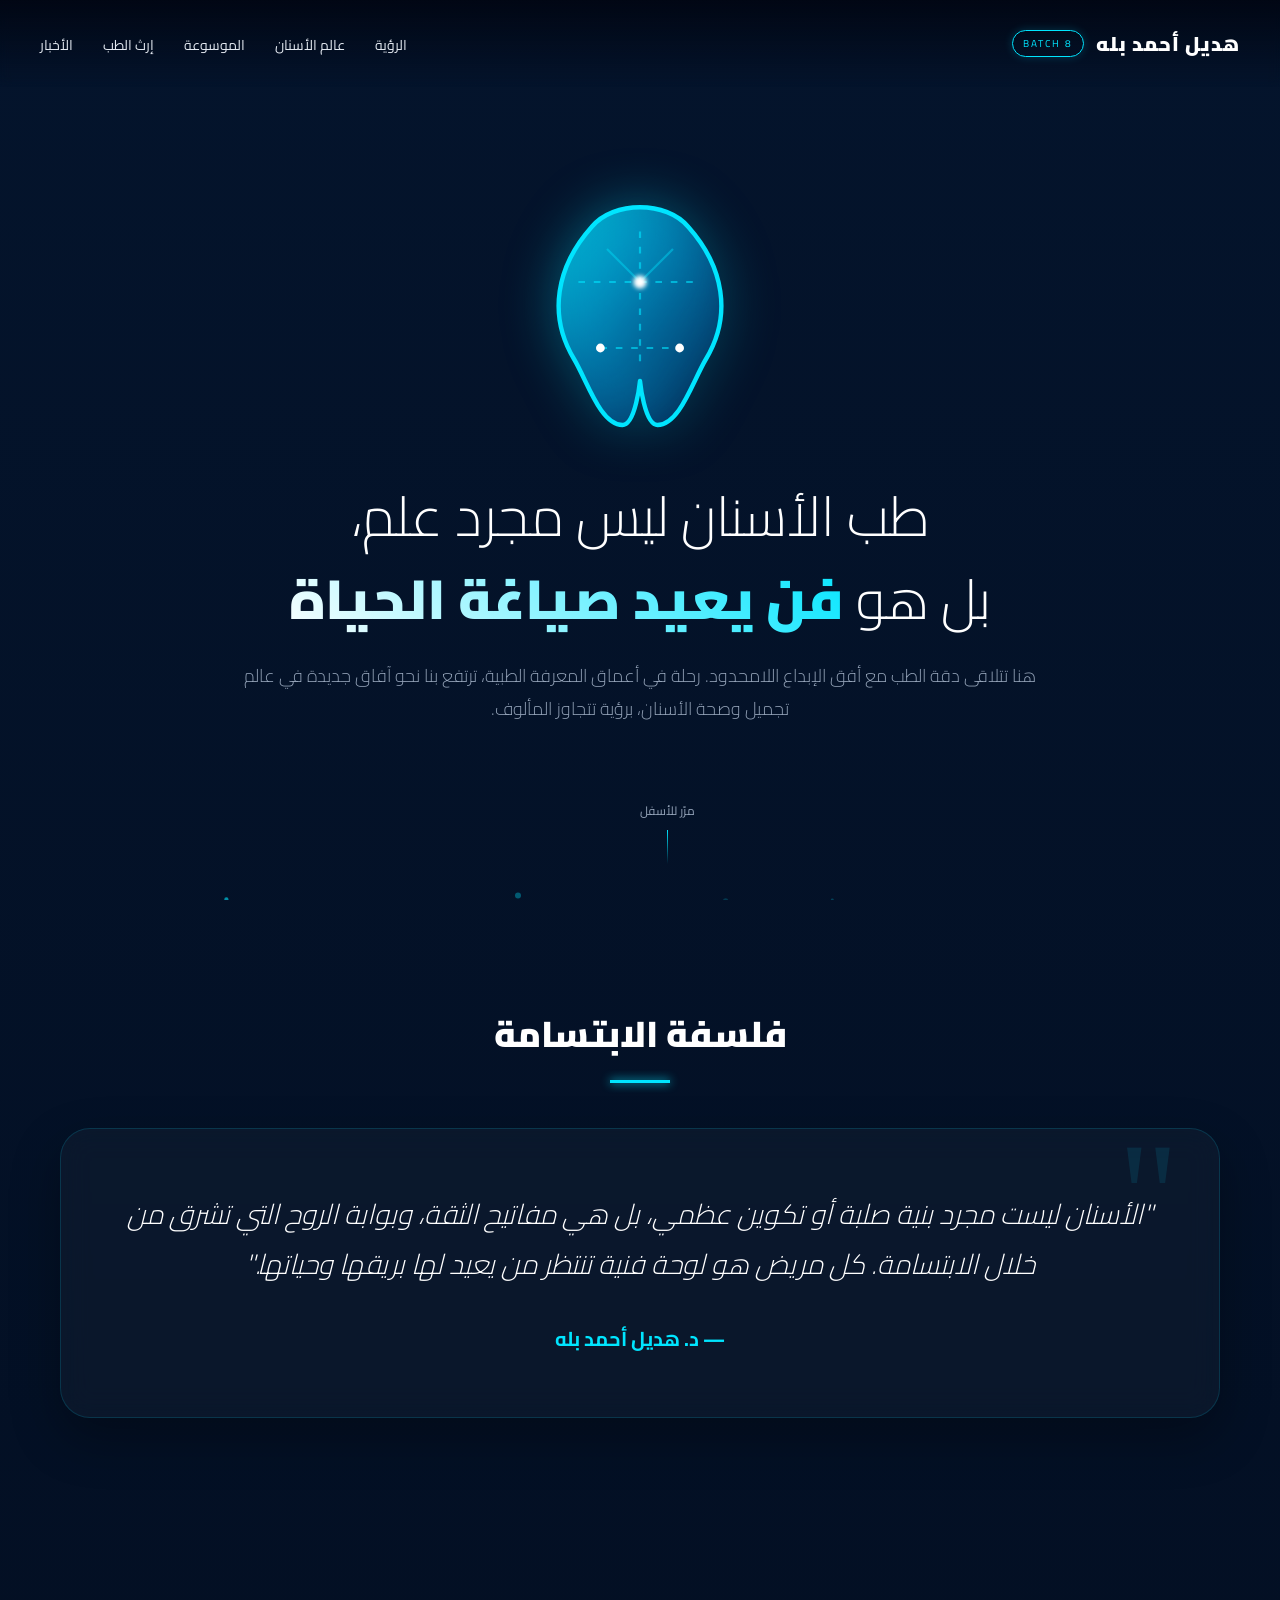
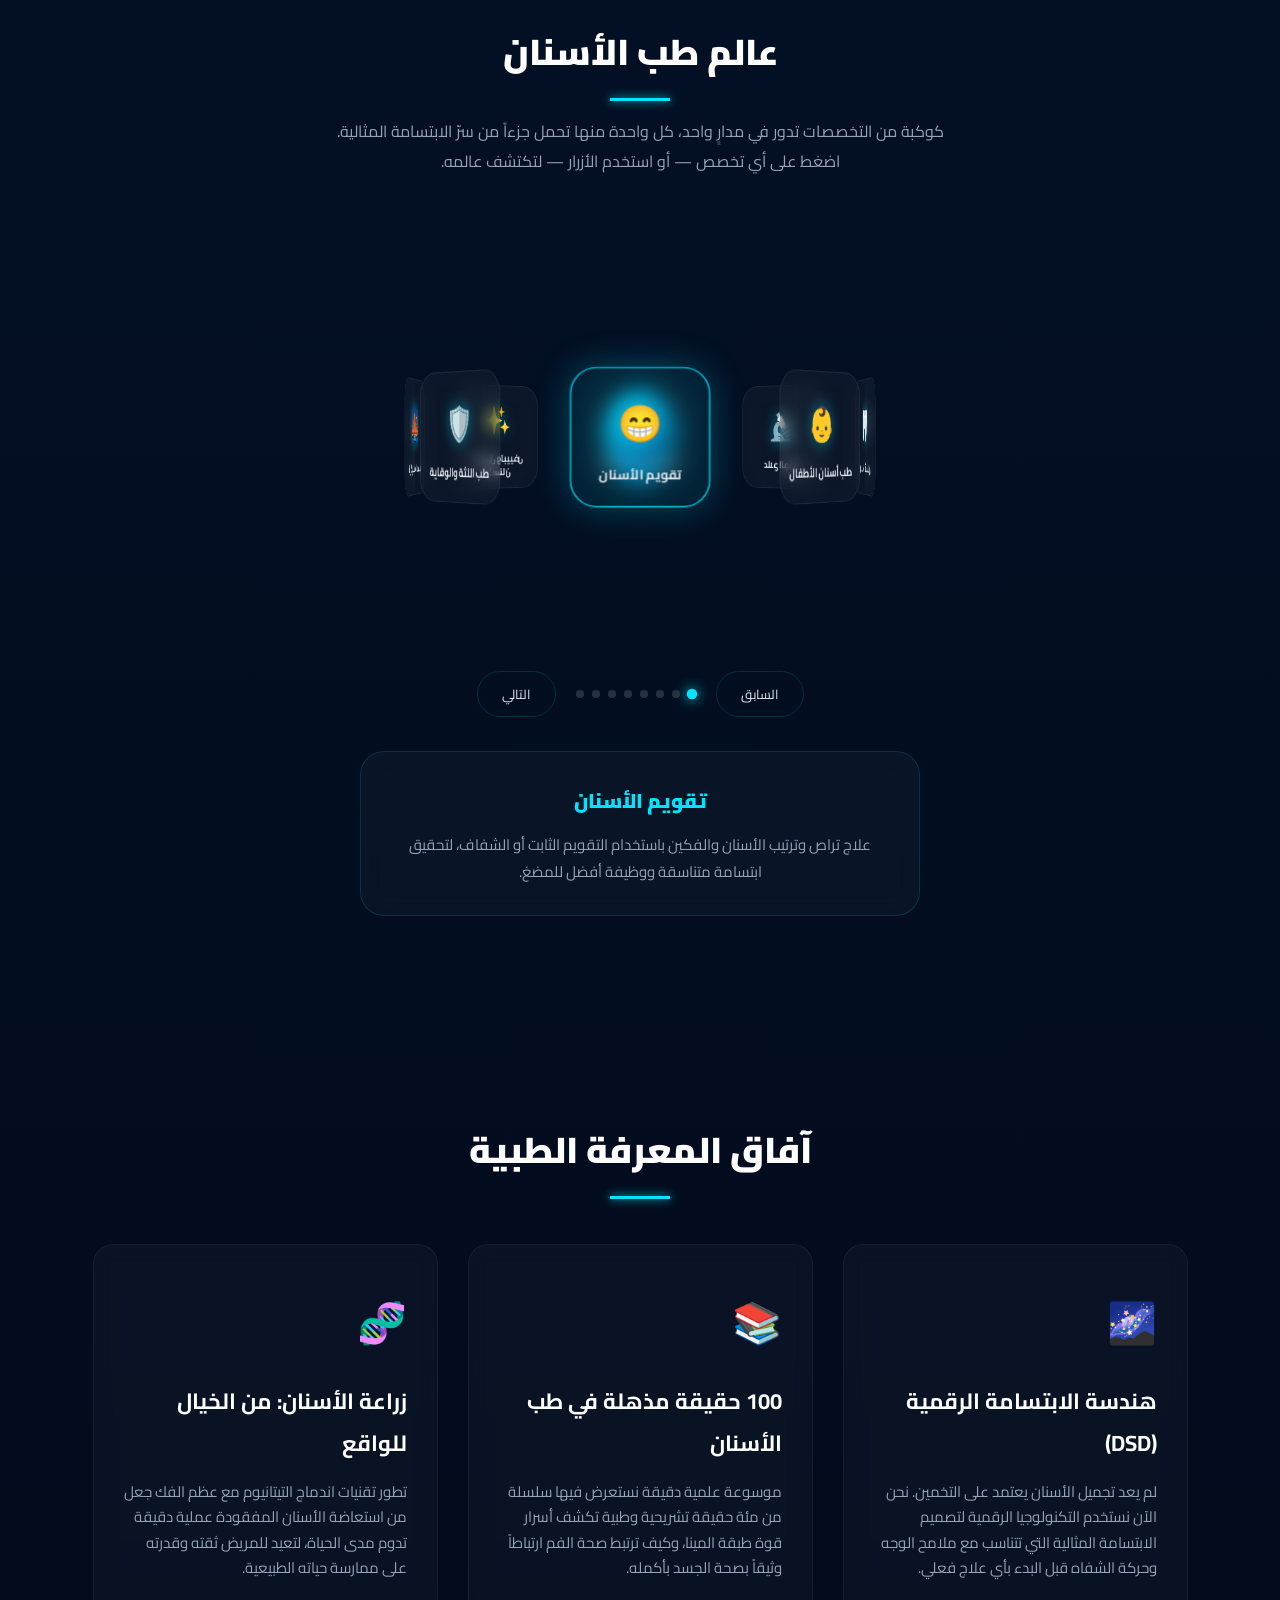
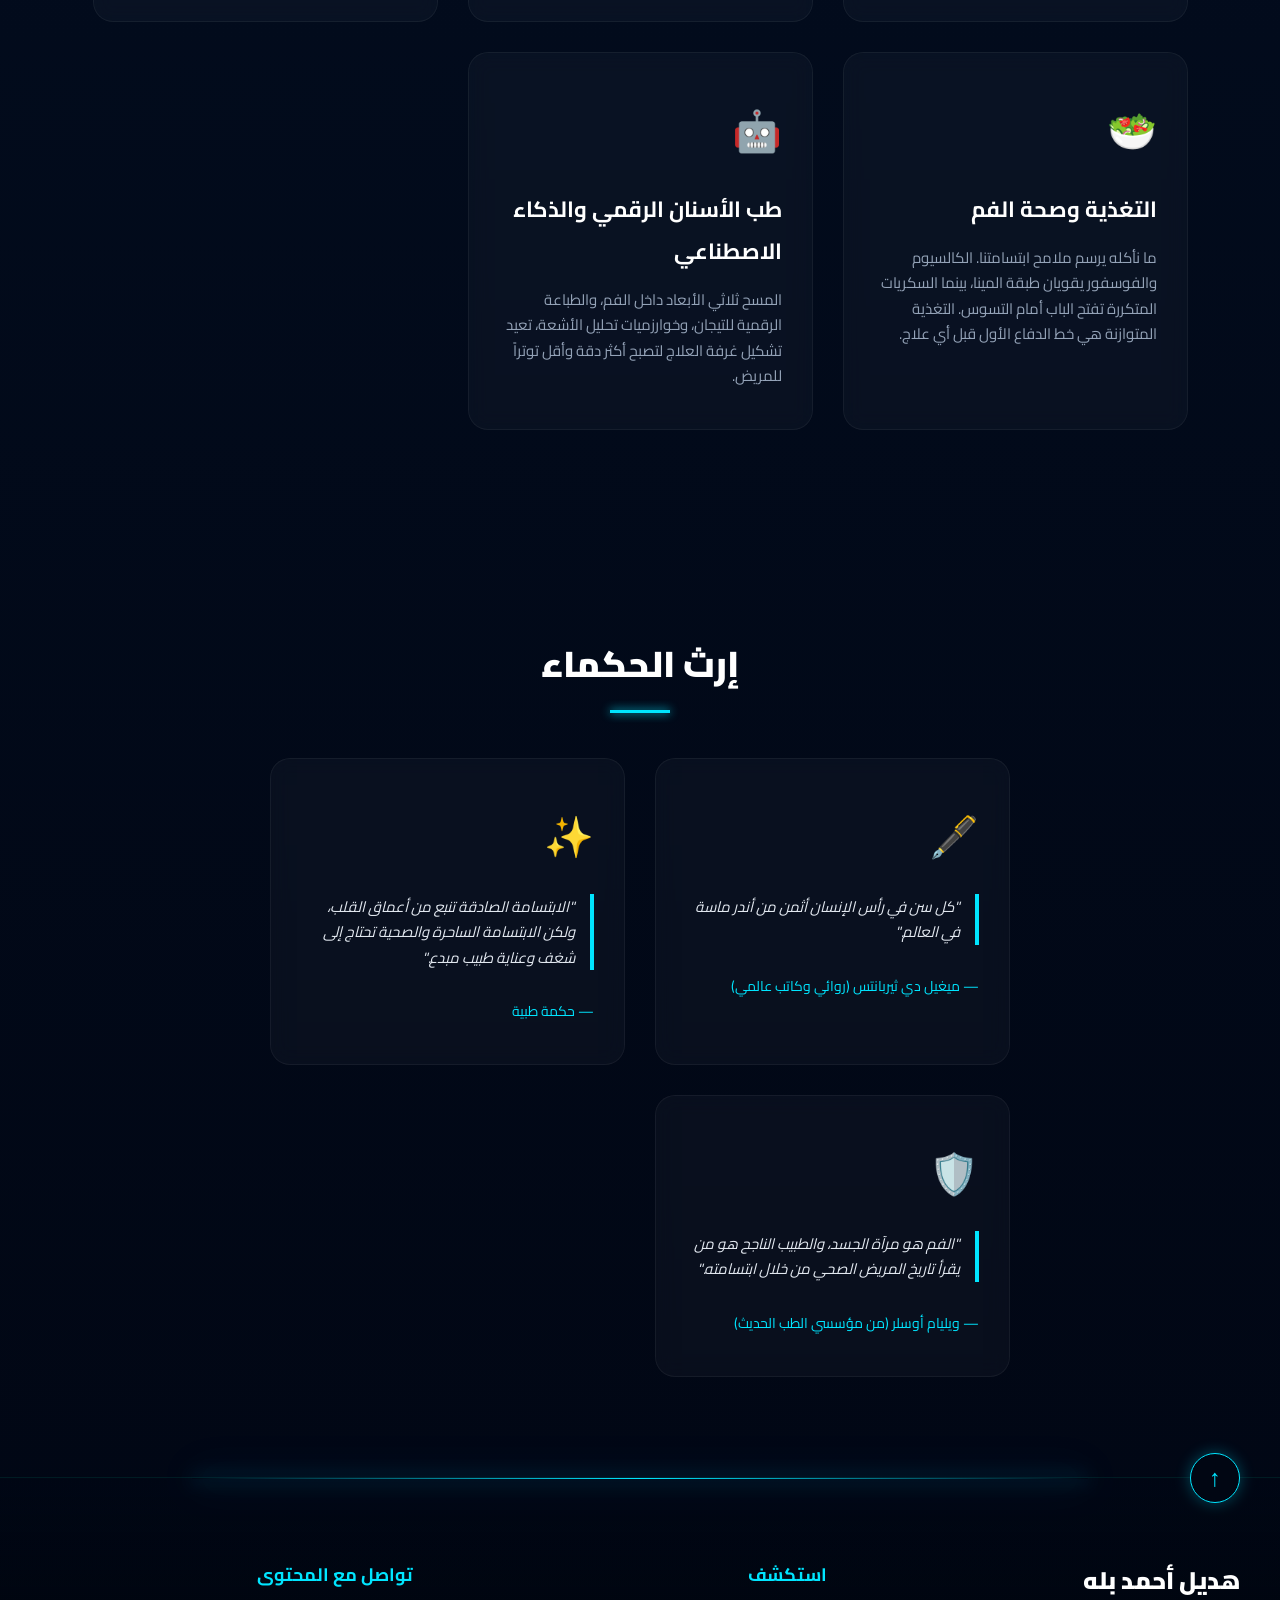
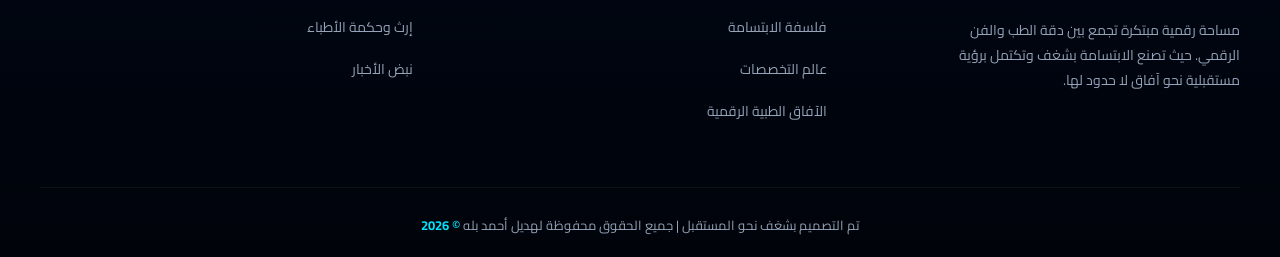
<file: index.html>
<!DOCTYPE html>
<html lang="ar" dir="rtl">
<head>
    <meta charset="UTF-8">
    <meta name="viewport" content="width=device-width, initial-scale=1.0">
    <title>مؤسسة هديل أحمد بله | Batch 8</title>
    <meta name="description" content="مؤسسة هديل أحمد بله — رحلة رقمية تفاعلية في عالم طب الأسنان، تجمع بين المعرفة الطبية الموثوقة وتصميم هولوغرامي مستقبلي يحتفي بفن الابتسامة.">
    <meta property="og:title" content="مؤسسة هديل أحمد بله | طب الأسنان">
    <meta property="og:description" content="رحلة رقمية تفاعلية في عالم طب الأسنان، بروح هولوغرامية مستقبلية.">
    <meta property="og:type" content="website">
    <link rel="icon" type="image/svg+xml" href="favicon.svg">
    <link href="https://fonts.googleapis.com/css2?family=Cairo:wght@300;400;700;900&display=swap" rel="stylesheet">
    <link rel="stylesheet" href="style.css">

    <style>
        /* ---------------- الواجهة الرئيسية ---------------- */
        .hero {
            height: 100vh;
            display: flex;
            flex-direction: column;
            justify-content: center;
            align-items: center;
            text-align: center;
            position: relative;
            padding: 0 20px;
        }

        .digital-tooth-container {
            position: relative;
            width: 220px;
            height: 280px;
            margin-bottom: 20px;
            opacity: 0;
            transform: translateY(150px);
            animation: riseFromTheDeep 3s cubic-bezier(0.2, 0.8, 0.2, 1) forwards 0.5s, floatSoftly 6s ease-in-out infinite 3.5s;
            cursor: pointer;
            perspective: 1000px;
        }

        .tooth-svg {
            width: 100%;
            height: 100%;
            filter: drop-shadow(0 0 25px rgba(0, 229, 255, 0.5));
            transition: transform 0.5s cubic-bezier(0.175, 0.885, 0.32, 1.275), filter 0.5s ease;
        }

        .digital-tooth-container:hover .tooth-svg {
            filter: drop-shadow(0 0 50px rgba(0, 229, 255, 0.9));
            transform: scale(1.05);
        }

        .hero-content {
            max-width: 800px;
            opacity: 0;
            transform: translateY(30px);
            animation: fadeInUp 2s ease forwards 1.5s;
            z-index: 10;
        }

        .hero-content h1 {
            font-size: clamp(32px, 5vw, 55px);
            font-weight: 300;
            line-height: 1.5;
            margin-bottom: 20px;
            color: #fff;
        }

        .hero-content h1 strong {
            font-weight: 900;
            background: linear-gradient(45deg, #fff, var(--primary-glow));
            -webkit-background-clip: text;
            -webkit-text-fill-color: transparent;
        }

        .hero-content p {
            font-size: 18px;
            color: var(--text-muted);
            line-height: 1.8;
            font-weight: 300;
        }

        .scroll-cue {
            position: absolute;
            bottom: 36px;
            left: 50%;
            transform: translateX(-50%);
            display: flex;
            flex-direction: column;
            align-items: center;
            gap: 8px;
            color: var(--text-muted);
            font-size: 12px;
            opacity: 0;
            animation: fadeInUp 2s ease forwards 2.3s;
        }
        .scroll-cue span.line {
            width: 1px;
            height: 34px;
            background: linear-gradient(to bottom, var(--primary-glow), transparent);
            animation: scrollLine 2s ease-in-out infinite;
        }
        @keyframes scrollLine {
            0% { transform: scaleY(0); transform-origin: top; }
            50% { transform: scaleY(1); transform-origin: top; }
            51% { transform-origin: bottom; }
            100% { transform: scaleY(0); transform-origin: bottom; }
        }

        /* قسم رؤية هديل */
        .vision-box {
            background: var(--glass-bg);
            backdrop-filter: blur(15px);
            border: 1px solid var(--glass-border);
            border-radius: 30px;
            padding: 60px 40px;
            text-align: center;
            box-shadow: 0 20px 50px rgba(0,0,0,0.3);
            position: relative;
            overflow: hidden;
        }

        .vision-box::before {
            content: '"';
            position: absolute;
            top: -20px;
            right: 40px;
            font-size: 150px;
            color: rgba(0, 229, 255, 0.1);
            font-family: serif;
        }

        .vision-text {
            font-size: 28px;
            line-height: 1.8;
            color: #fff;
            font-weight: 300;
            font-style: italic;
            margin-bottom: 30px;
        }

        .vision-author {
            font-size: 20px;
            color: var(--primary-glow);
            font-weight: 700;
        }

        /* الحركات الانتقالية */
        @keyframes riseFromTheDeep {
            0% { opacity: 0; transform: translateY(150px) scale(0.8); filter: blur(10px); }
            100% { opacity: 1; transform: translateY(0) scale(1); filter: blur(0); }
        }

        @keyframes floatSoftly {
            0%, 100% { transform: translateY(0); }
            50% { transform: translateY(-25px); }
        }

        /* ================= عالم طب الأسنان — القسم المداري ثلاثي الأبعاد ================= */
        .world-intro {
            text-align: center;
            max-width: 640px;
            margin: -30px auto 0;
            color: var(--text-muted);
            font-size: 16px;
            line-height: 1.9;
        }

        .orbit-wrap {
            display: flex;
            flex-direction: column;
            align-items: center;
            gap: 34px;
            margin-top: 60px;
        }

        .orbit-scene {
            width: 100%;
            max-width: 560px;
            height: 400px;
            position: relative;
            perspective: 1300px;
            transform-style: preserve-3d;
        }

        .orbit-hub {
            position: absolute;
            top: 50%;
            left: 50%;
            width: 92px;
            height: 110px;
            transform: translate(-50%, -50%);
            animation: hubPulse 4s ease-in-out infinite;
        }

        .hub-svg { width: 100%; height: 100%; filter: drop-shadow(0 0 18px rgba(0, 229, 255, 0.55)); }

        @keyframes hubPulse {
            0%, 100% { filter: drop-shadow(0 0 14px rgba(0,229,255,.5)); }
            50% { filter: drop-shadow(0 0 30px rgba(0,229,255,.9)); }
        }

        .orbit-ring {
            position: absolute;
            top: 50%;
            left: 50%;
            width: 0;
            height: 0;
            transform-style: preserve-3d;
            transform: rotateY(0deg);
            transition: transform 1s cubic-bezier(0.22, 1, 0.36, 1);
            --radius: 225px;
        }

        .orbit-item {
            position: absolute;
            top: 50%;
            left: 50%;
            width: 116px;
            height: 116px;
            transform: translate(-50%, -50%) rotateY(calc(45deg * var(--i))) translateZ(var(--radius));
            display: flex;
            flex-direction: column;
            align-items: center;
            justify-content: center;
            gap: 8px;
            background: var(--glass-bg);
            border: 1px solid rgba(255, 255, 255, 0.08);
            border-radius: 22px;
            backdrop-filter: blur(8px);
            color: var(--text-light);
            padding: 10px;
            appearance: none;
            transition: border-color .35s ease, box-shadow .35s ease, background .35s ease;
        }

        .orbit-item .emoji {
            font-size: 30px;
            filter: drop-shadow(0 0 8px rgba(0, 229, 255, 0.45));
        }

        .orbit-item .label {
            font-size: 11px;
            font-weight: 700;
            text-align: center;
            line-height: 1.4;
        }

        .orbit-item:hover,
        .orbit-item:focus-visible,
        .orbit-item.is-active {
            border-color: var(--primary-glow);
            background: rgba(0, 229, 255, 0.09);
            box-shadow: 0 0 30px rgba(0, 229, 255, 0.3);
        }

        .orbit-controls {
            display: flex;
            align-items: center;
            gap: 20px;
        }

        .orbit-arrow {
            background: transparent;
            border: 1px solid var(--glass-border);
            color: var(--text-light);
            padding: 10px 24px;
            border-radius: 30px;
            font-size: 13px;
            transition: all .3s ease;
        }
        .orbit-arrow:hover, .orbit-arrow:focus-visible {
            border-color: var(--primary-glow);
            color: var(--primary-glow);
            box-shadow: 0 0 15px rgba(0,229,255,.25);
        }

        .orbit-dots { display: flex; gap: 8px; }
        .orbit-dot {
            width: 8px; height: 8px; border-radius: 50%;
            background: rgba(255,255,255,0.15);
            border: none; padding: 0;
            transition: all .3s ease;
        }
        .orbit-dot.is-active {
            background: var(--primary-glow);
            box-shadow: 0 0 10px var(--primary-glow);
            transform: scale(1.3);
        }

        .orbit-panel {
            text-align: center;
            max-width: 560px;
            width: 100%;
            background: var(--glass-bg);
            border: 1px solid var(--glass-border);
            border-radius: 24px;
            padding: 30px 35px;
            backdrop-filter: blur(12px);
            min-height: 118px;
        }

        .orbit-panel-title {
            color: var(--primary-glow);
            font-size: 20px;
            margin-bottom: 12px;
            font-weight: 900;
        }

        .orbit-panel-desc {
            color: var(--text-muted);
            font-size: 15px;
            line-height: 1.8;
        }

        @media (max-width: 768px) {
            .digital-tooth-container { width: 150px; height: 200px; }
            .vision-text { font-size: 22px; }

            .orbit-scene { height: 300px; }
            .orbit-ring { --radius: 118px; }
            .orbit-item { width: 82px; height: 82px; border-radius: 16px; gap: 4px; }
            .orbit-item .emoji { font-size: 22px; }
            .orbit-item .label { font-size: 8.5px; }
            .orbit-hub { width: 62px; height: 74px; }
            .orbit-panel { padding: 24px 22px; }
        }
    </style>
</head>
<body>

    <canvas id="magicCanvas"></canvas>

    <!-- شريط التنقل -->
    <header>
        <a href="#top" class="brand">
            <h2>هديل أحمد بله</h2>
            <span class="batch">Batch 8</span>
        </a>
        <ul class="nav-links">
            <li><a href="#vision">الرؤية</a></li>
            <li><a href="#world">عالم الأسنان</a></li>
            <li><a href="#insights">الموسوعة</a></li>
            <li><a href="#quotes">إرث الطب</a></li>
            <li><a href="news.html">الأخبار</a></li>
        </ul>
    </header>

    <!-- واجهة التحليق الرئيسية -->
    <section class="hero" id="top">
        <!-- السن الرقمي التفاعلي المطور (Hologram Molar) -->
        <div class="digital-tooth-container elements-3d">
            <svg class="tooth-svg" viewBox="0 0 100 120" fill="none" xmlns="http://www.w3.org/2000/svg">
                <defs>
                    <linearGradient id="glowGrad" x1="0%" y1="0%" x2="100%" y2="100%">
                        <stop offset="0%" stop-color="#00e5ff" stop-opacity="0.8" />
                        <stop offset="100%" stop-color="#0077ff" stop-opacity="0.1" />
                    </linearGradient>
                </defs>
                <path d="M28 20 C38 8, 62 8, 72 20 C88 38, 92 60, 80 80 C74 90, 68 110, 58 110 C52 110, 50 90, 50 90 C50 90, 48 110, 42 110 C32 110, 26 90, 20 80 C8 60, 12 38, 28 20 Z" 
                      fill="url(#glowGrad)" stroke="#00e5ff" stroke-width="2" stroke-linecap="round" stroke-linejoin="round"/>
                <path d="M50 22 L50 85 M22 45 L78 45 M32 75 L68 75" stroke="rgba(0, 229, 255, 0.6)" stroke-width="1" stroke-dasharray="3 4"/>
                <path d="M35 30 L50 45 L65 30" stroke="rgba(0, 229, 255, 0.4)" stroke-width="1"/>
                <circle cx="50" cy="45" r="3" fill="#fff" filter="blur(1px)"/>
                <circle cx="32" cy="75" r="2" fill="#fff"/>
                <circle cx="68" cy="75" r="2" fill="#fff"/>
            </svg>
        </div>

        <div class="hero-content">
            <h1>طب الأسنان ليس مجرد علم،<br>بل هو <strong>فن يعيد صياغة الحياة</strong></h1>
            <p>هنا تتلاقى دقة الطب مع أفق الإبداع اللامحدود. رحلة في أعماق المعرفة الطبية، ترتفع بنا نحو آفاق جديدة في عالم تجميل وصحة الأسنان، برؤية تتجاوز المألوف.</p>
        </div>

        <div class="scroll-cue" aria-hidden="true">
            <span>مرّر للأسفل</span>
            <span class="line"></span>
        </div>
    </section>

    <!-- قسم رؤية هديل -->
    <section id="vision" class="content-section reveal">
        <h2 class="section-title">فلسفة الابتسامة</h2>
        <div class="vision-box">
            <p class="vision-text">"الأسنان ليست مجرد بنية صلبة أو تكوين عظمي، بل هي مفاتيح الثقة، وبوابة الروح التي تشرق من خلال الابتسامة. كل مريض هو لوحة فنية تنتظر من يعيد لها بريقها وحياتها."</p>
            <p class="vision-author">— د. هديل أحمد بله</p>
        </div>
    </section>

    <!-- قسم عالم طب الأسنان (مدار ثلاثي الأبعاد) -->
    <section id="world" class="content-section reveal">
        <h2 class="section-title">عالم طب الأسنان</h2>
        <p class="world-intro">كوكبة من التخصصات تدور في مدارٍ واحد، كل واحدة منها تحمل جزءاً من سرّ الابتسامة المثالية. اضغط على أي تخصص — أو استخدم الأزرار — لتكتشف عالمه.</p>

        <div class="orbit-wrap">
            <div class="orbit-scene">
                <div class="orbit-hub" aria-hidden="true">
                    <svg viewBox="0 0 100 120" class="hub-svg" xmlns="http://www.w3.org/2000/svg">
                        <defs>
                            <linearGradient id="hubGrad" x1="0%" y1="0%" x2="100%" y2="100%">
                                <stop offset="0%" stop-color="#00e5ff" stop-opacity="0.9"/>
                                <stop offset="100%" stop-color="#0077ff" stop-opacity="0.15"/>
                            </linearGradient>
                        </defs>
                        <path d="M28 20 C38 8, 62 8, 72 20 C88 38, 92 60, 80 80 C74 90, 68 110, 58 110 C52 110, 50 90, 50 90 C50 90, 48 110, 42 110 C32 110, 26 90, 20 80 C8 60, 12 38, 28 20 Z"
                              fill="url(#hubGrad)" stroke="#00e5ff" stroke-width="2"/>
                    </svg>
                </div>

                <div class="orbit-ring" id="orbitRing">
                    <button type="button" class="orbit-item is-active" style="--i:0" data-title="تقويم الأسنان" data-desc="علاج تراص وترتيب الأسنان والفكين باستخدام التقويم الثابت أو الشفاف، لتحقيق ابتسامة متناسقة ووظيفة أفضل للمضغ.">
                        <span class="emoji">😁</span><span class="label">تقويم الأسنان</span>
                    </button>
                    <button type="button" class="orbit-item" style="--i:1" data-title="طب أسنان الأطفال" data-desc="رعاية متخصصة للأسنان اللبنية والدائمة لدى الأطفال، تجمع بين الوقاية والعلاج بأسلوب لطيف يبني علاقة إيجابية مع طبيب الأسنان.">
                        <span class="emoji">👶</span><span class="label">طب أسنان الأطفال</span>
                    </button>
                    <button type="button" class="orbit-item" style="--i:2" data-title="زراعة الأسنان" data-desc="تعويض الأسنان المفقودة بجذور تيتانيوم تندمج مع عظم الفك، لتُركّب عليها تيجان تحاكي الأسنان الطبيعية شكلاً ووظيفة.">
                        <span class="emoji">🦷</span><span class="label">زراعة الأسنان</span>
                    </button>
                    <button type="button" class="orbit-item" style="--i:3" data-title="علاج الجذور" data-desc="علاج التهابات وأمراض لُبّ السن للحفاظ على السن الطبيعي بدلاً من خلعه، من خلال تنظيف القنوات الجذرية وحشوها.">
                        <span class="emoji">🔬</span><span class="label">علاج الجذور</span>
                    </button>
                    <button type="button" class="orbit-item" style="--i:4" data-title="جراحة الفم والفكين" data-desc="التدخلات الجراحية المتعلقة بالفك والوجه والفم، من خلع الأسنان المعقد إلى تصحيح تشوهات الفكين.">
                        <span class="emoji">⚕️</span><span class="label">جراحة الفم والفكين</span>
                    </button>
                    <button type="button" class="orbit-item" style="--i:5" data-title="تجميل وتبييض الأسنان" data-desc="تحسين مظهر الابتسامة عبر التبييض والقشور الخزفية والتصميم الرقمي للابتسامة (DSD) بما يناسب ملامح الوجه.">
                        <span class="emoji">✨</span><span class="label">تجميل وتبييض الأسنان</span>
                    </button>
                    <button type="button" class="orbit-item" style="--i:6" data-title="التركيبات السنية" data-desc="تعويض الأسنان المفقودة أو التالفة بتيجان وجسور وأطقم متحركة أو ثابتة تعيد الوظيفة والجمال.">
                        <span class="emoji">🌉</span><span class="label">التركيبات السنية</span>
                    </button>
                    <button type="button" class="orbit-item" style="--i:7" data-title="طب اللثة والوقاية" data-desc="الحفاظ على صحة اللثة والأنسجة الداعمة للأسنان، ومنع تطور الأمراض عبر التنظيف الدوري والتوعية الوقائية.">
                        <span class="emoji">🛡️</span><span class="label">طب اللثة والوقاية</span>
                    </button>
                </div>
            </div>

            <div class="orbit-controls">
                <button type="button" class="orbit-arrow" id="orbitPrev">السابق</button>
                <div class="orbit-dots" id="orbitDots"></div>
                <button type="button" class="orbit-arrow" id="orbitNext">التالي</button>
            </div>

            <div class="orbit-panel">
                <h3 class="orbit-panel-title" id="orbitPanelTitle">تقويم الأسنان</h3>
                <p class="orbit-panel-desc" id="orbitPanelDesc">علاج تراص وترتيب الأسنان والفكين باستخدام التقويم الثابت أو الشفاف، لتحقيق ابتسامة متناسقة ووظيفة أفضل للمضغ.</p>
            </div>
        </div>
    </section>

    <!-- قسم المقالات والموسوعة الطبية -->
    <section id="insights" class="content-section reveal">
        <h2 class="section-title">آفاق المعرفة الطبية</h2>
        <div class="grid-container">

            <div class="glass-card">
                <div class="icon">🌌</div>
                <h3>هندسة الابتسامة الرقمية (DSD)</h3>
                <p>لم يعد تجميل الأسنان يعتمد على التخمين. نحن الآن نستخدم التكنولوجيا الرقمية لتصميم الابتسامة المثالية التي تتناسب مع ملامح الوجه وحركة الشفاه قبل البدء بأي علاج فعلي.</p>
            </div>

            <div class="glass-card">
                <div class="icon">📚</div>
                <h3>100 حقيقة مذهلة في طب الأسنان</h3>
                <p>موسوعة علمية دقيقة نستعرض فيها سلسلة من مئة حقيقة تشريحية وطبية تكشف أسرار قوة طبقة المينا، وكيف ترتبط صحة الفم ارتباطاً وثيقاً بصحة الجسد بأكمله.</p>
            </div>

            <div class="glass-card">
                <div class="icon">🧬</div>
                <h3>زراعة الأسنان: من الخيال للواقع</h3>
                <p>تطور تقنيات اندماج التيتانيوم مع عظم الفك جعل من استعاضة الأسنان المفقودة عملية دقيقة تدوم مدى الحياة، لتعيد للمريض ثقته وقدرته على ممارسة حياته الطبيعية.</p>
            </div>

            <div class="glass-card">
                <div class="icon">🥗</div>
                <h3>التغذية وصحة الفم</h3>
                <p>ما نأكله يرسم ملامح ابتسامتنا. الكالسيوم والفوسفور يقويان طبقة المينا، بينما السكريات المتكررة تفتح الباب أمام التسوس. التغذية المتوازنة هي خط الدفاع الأول قبل أي علاج.</p>
            </div>

            <div class="glass-card">
                <div class="icon">🤖</div>
                <h3>طب الأسنان الرقمي والذكاء الاصطناعي</h3>
                <p>المسح ثلاثي الأبعاد داخل الفم، والطباعة الرقمية للتيجان، وخوارزميات تحليل الأشعة، تعيد تشكيل غرفة العلاج لتصبح أكثر دقة وأقل توتراً للمريض.</p>
            </div>

        </div>
    </section>

    <!-- قسم الاقتباسات العالمية -->
    <section id="quotes" class="content-section reveal" style="padding-bottom: 100px;">
        <h2 class="section-title">إرث الحكماء</h2>
        <div class="grid-container">

            <div class="glass-card">
                <div class="icon">🖋️</div>
                <p class="global-quote">"كل سن في رأس الإنسان أثمن من أندر ماسة في العالم."</p>
                <br>
                <p style="color: var(--primary-glow); font-size: 14px;">— ميغيل دي ثيربانتس (روائي وكاتب عالمي)</p>
            </div>

            <div class="glass-card">
                <div class="icon">✨</div>
                <p class="global-quote">"الابتسامة الصادقة تنبع من أعماق القلب، ولكن الابتسامة الساحرة والصحية تحتاج إلى شغف وعناية طبيب مبدع."</p>
                <br>
                <p style="color: var(--primary-glow); font-size: 14px;">— حكمة طبية</p>
            </div>

            <div class="glass-card">
                <div class="icon">🛡️</div>
                <p class="global-quote">"الفم هو مرآة الجسد، والطبيب الناجح هو من يقرأ تاريخ المريض الصحي من خلال ابتسامته."</p>
                <br>
                <p style="color: var(--primary-glow); font-size: 14px;">— ويليام أوسلر (من مؤسسي الطب الحديث)</p>
            </div>

        </div>
    </section>

    <!-- الفوتر الفخم -->
    <footer class="lux-footer">
        <a href="#top" class="back-to-top" title="العودة للقمة">↑</a>

        <div class="footer-content">
            <div class="footer-brand">
                <h2>هديل أحمد بله</h2>
                <p>مساحة رقمية مبتكرة تجمع بين دقة الطب والفن الرقمي. حيث تصنع الابتسامة بشغف وتكتمل برؤية مستقبلية نحو آفاق لا حدود لها.</p>
            </div>

            <div class="footer-links">
                <h3>استكشف</h3>
                <ul>
                    <li><a href="#vision">فلسفة الابتسامة</a></li>
                    <li><a href="#world">عالم التخصصات</a></li>
                    <li><a href="#insights">الآفاق الطبية الرقمية</a></li>
                </ul>
            </div>

            <div class="footer-links">
                <h3>تواصل مع المحتوى</h3>
                <ul>
                    <li><a href="#quotes">إرث وحكمة الأطباء</a></li>
                    <li><a href="news.html">نبض الأخبار</a></li>
                </ul>
            </div>
        </div>

        <div class="footer-bottom">
            <p>تم التصميم بشغف نحو المستقبل | جميع الحقوق محفوظة لهديل أحمد بله <span>&copy; 2026</span></p>
        </div>
    </footer>

    <script src="shared.js"></script>
    <script>
        // التفاعل ثلاثي الأبعاد مع السن الرقمي في الواجهة الرئيسية
        (function () {
            var tooth = document.querySelector('.elements-3d');
            if (!tooth) return;
            var reduceMotion = window.matchMedia('(prefers-reduced-motion: reduce)').matches;
            if (reduceMotion) return;
            document.addEventListener('mousemove', function (e) {
                var xAxis = (window.innerWidth / 2 - e.pageX) / 40;
                var yAxis = (window.innerHeight / 2 - e.pageY) / 40;
                tooth.style.transform = 'rotateY(' + xAxis + 'deg) rotateX(' + yAxis + 'deg)';
            });
        })();

        // مدار عالم طب الأسنان ثلاثي الأبعاد
        (function () {
            var ring = document.getElementById('orbitRing');
            var items = document.querySelectorAll('.orbit-item');
            var panelTitle = document.getElementById('orbitPanelTitle');
            var panelDesc = document.getElementById('orbitPanelDesc');
            var dotsWrap = document.getElementById('orbitDots');
            var prevBtn = document.getElementById('orbitPrev');
            var nextBtn = document.getElementById('orbitNext');
            var scene = document.querySelector('.orbit-scene');
            if (!ring || !items.length) return;

            var N = items.length;
            var current = 0;
            var timer = null;
            var reduceMotion = window.matchMedia('(prefers-reduced-motion: reduce)').matches;

            items.forEach(function (item, i) {
                var dot = document.createElement('button');
                dot.type = 'button';
                dot.className = 'orbit-dot';
                dot.setAttribute('aria-label', item.getAttribute('data-title'));
                dot.addEventListener('click', function () { goTo(i); });
                dotsWrap.appendChild(dot);
            });
            var dots = document.querySelectorAll('.orbit-dot');

            function render() {
                ring.style.transform = 'rotateY(' + (-45 * current) + 'deg)';
                items.forEach(function (item, i) {
                    item.classList.toggle('is-active', i === current);
                });
                dots.forEach(function (d, i) {
                    d.classList.toggle('is-active', i === current);
                });
                panelTitle.textContent = items[current].getAttribute('data-title');
                panelDesc.textContent = items[current].getAttribute('data-desc');
            }

            function goTo(i) {
                current = ((i % N) + N) % N;
                render();
            }

            items.forEach(function (item, i) {
                item.addEventListener('click', function () { goTo(i); });
            });

            prevBtn.addEventListener('click', function () { goTo(current - 1); });
            nextBtn.addEventListener('click', function () { goTo(current + 1); });

            function startAuto() {
                if (reduceMotion) return;
                stopAuto();
                timer = setInterval(function () { goTo(current + 1); }, 4500);
            }
            function stopAuto() { if (timer) clearInterval(timer); }

            if (scene) {
                scene.addEventListener('mouseenter', stopAuto);
                scene.addEventListener('mouseleave', startAuto);
            }

            render();
            startAuto();
        })();
    </script>

</body>
</html>
</file>
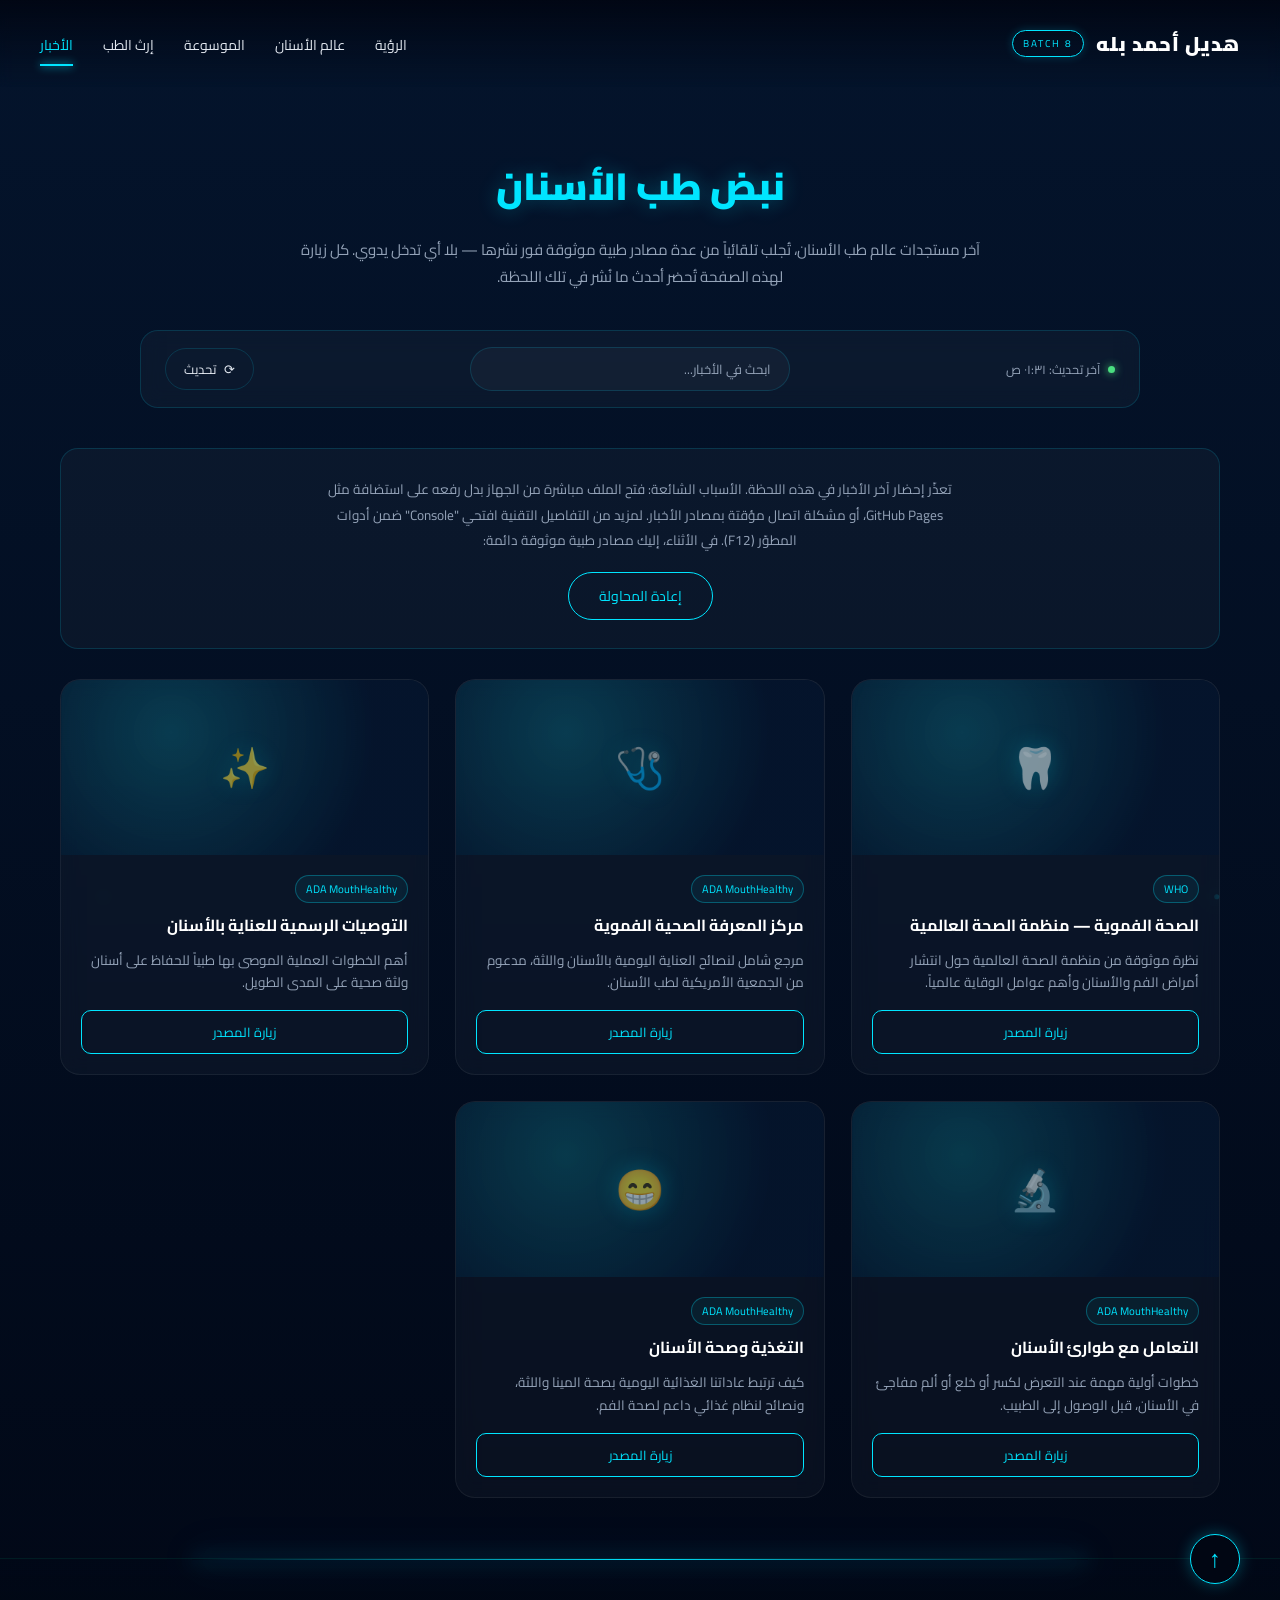
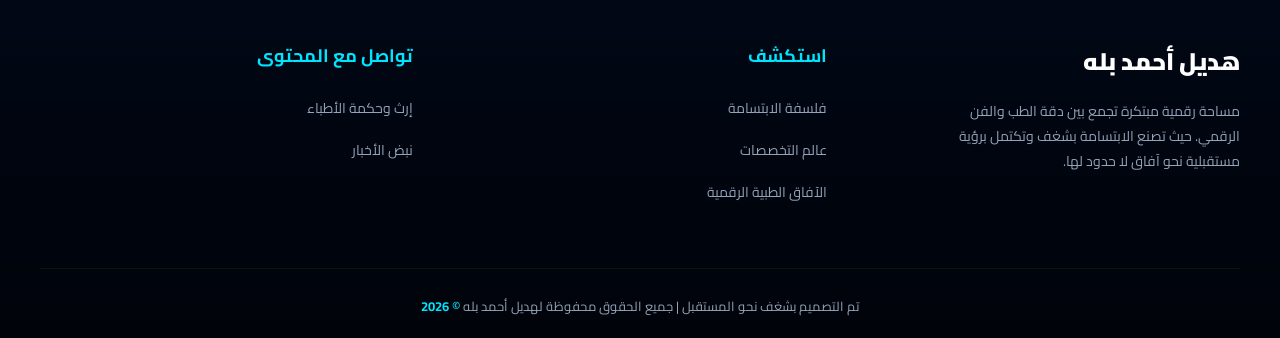
<file: news.html>
<!DOCTYPE html>
<html lang="ar" dir="rtl">
<head>
    <meta charset="UTF-8">
    <meta name="viewport" content="width=device-width, initial-scale=1.0">
    <title>نبض طب الأسنان | مؤسسة هديل أحمد بله</title>
    <meta name="description" content="آخر أخبار ومستجدات عالم طب الأسنان، تُجلب تلقائياً وبشكل لحظي من مصادر طبية موثوقة دون أي تدخل يدوي.">
    <meta property="og:title" content="نبض طب الأسنان">
    <meta property="og:description" content="آخر أخبار طب الأسنان، محدّثة تلقائياً من مصادر طبية موثوقة.">
    <meta property="og:type" content="website">
    <link rel="icon" type="image/svg+xml" href="favicon.svg">
    <link href="https://fonts.googleapis.com/css2?family=Cairo:wght@300;400;700;900&display=swap" rel="stylesheet">
    <link rel="stylesheet" href="style.css">

    <style>
        .main-container { flex: 1; padding: 150px 20px 60px; max-width: 1200px; margin: 0 auto; width: 100%; }

        .page-header { text-align: center; max-width: 700px; margin: 0 auto 40px; }
        .page-header h1 {
            color: var(--primary-glow);
            font-size: clamp(28px, 4.5vw, 38px);
            font-weight: 900;
            margin-bottom: 14px;
            text-shadow: 0 0 20px rgba(0, 229, 255, 0.3);
        }
        .page-header p { color: var(--text-muted); font-size: 15px; line-height: 1.8; }

        /* ---------------- شريط الحالة والبحث ---------------- */
        .toolbar {
            display: flex;
            flex-wrap: wrap;
            align-items: center;
            justify-content: space-between;
            gap: 16px;
            max-width: 1000px;
            margin: 0 auto 40px;
            padding: 16px 24px;
            background: var(--glass-bg);
            border: 1px solid var(--glass-border);
            border-radius: 18px;
            backdrop-filter: blur(10px);
        }

        .update-status { display: flex; align-items: center; gap: 8px; font-size: 12.5px; color: var(--text-muted); white-space: nowrap; }
        .update-status .dot { width: 7px; height: 7px; border-radius: 50%; background: #4ade80; box-shadow: 0 0 8px #4ade80; flex-shrink: 0; }

        .refresh-btn {
            display: flex;
            align-items: center;
            gap: 8px;
            background: transparent;
            border: 1px solid var(--glass-border);
            color: var(--text-light);
            padding: 8px 18px;
            border-radius: 30px;
            font-size: 13px;
            transition: all .3s ease;
        }
        .refresh-btn:hover { border-color: var(--primary-glow); color: var(--primary-glow); }
        .refresh-btn .icon { display: inline-block; transition: transform .6s ease; }
        .refresh-btn.spinning .icon { transform: rotate(360deg); }

        .search-wrap { flex: 1; min-width: 180px; max-width: 320px; }
        .search-wrap input {
            width: 100%;
            background: rgba(255, 255, 255, 0.03);
            border: 1px solid var(--glass-border);
            color: var(--text-light);
            padding: 9px 18px;
            border-radius: 30px;
            font-size: 13px;
            outline: none;
            transition: border-color .3s ease;
        }
        .search-wrap input::placeholder { color: var(--text-muted); }
        .search-wrap input:focus { border-color: var(--primary-glow); }

        /* ---------------- شبكة الأخبار ---------------- */
        .news-grid { display: grid; grid-template-columns: 1fr; gap: 26px; }
        @media (min-width: 640px) { .news-grid { grid-template-columns: repeat(2, 1fr); } }
        @media (min-width: 1000px) { .news-grid { grid-template-columns: repeat(3, 1fr); } }

        .news-card {
            background: var(--glass-bg);
            border: 1px solid rgba(255, 255, 255, 0.06);
            border-radius: 20px;
            overflow: hidden;
            display: flex;
            flex-direction: column;
            backdrop-filter: blur(10px);
            transition: transform .4s ease, border-color .4s ease, box-shadow .4s ease;
        }
        .news-card:hover {
            transform: translateY(-8px);
            border-color: var(--primary-glow);
            box-shadow: 0 15px 35px rgba(0, 229, 255, 0.15);
        }

        .news-image {
            height: 175px;
            background: radial-gradient(circle at 30% 30%, rgba(0, 229, 255, 0.18), rgba(4, 20, 44, 0.9) 72%);
            background-size: cover;
            background-position: center;
            display: flex;
            align-items: center;
            justify-content: center;
            flex-shrink: 0;
        }
        .news-image.has-photo .news-placeholder-icon { display: none; }
        .news-placeholder-icon { font-size: 40px; opacity: .55; filter: drop-shadow(0 0 12px rgba(0, 229, 255, 0.4)); }

        .news-content { padding: 20px; display: flex; flex-direction: column; gap: 10px; flex: 1; }

        .news-badge {
            align-self: flex-start;
            font-size: 11px;
            color: var(--primary-glow);
            border: 1px solid rgba(0, 229, 255, 0.3);
            padding: 3px 10px;
            border-radius: 20px;
            background: rgba(0, 229, 255, 0.06);
            max-width: 100%;
            overflow: hidden;
            text-overflow: ellipsis;
            white-space: nowrap;
        }

        .news-title {
            font-size: 16px;
            font-weight: 700;
            color: #fff;
            line-height: 1.6;
            display: -webkit-box;
            -webkit-line-clamp: 3;
            -webkit-box-orient: vertical;
            overflow: hidden;
        }

        .news-desc {
            font-size: 13.5px;
            color: var(--text-muted);
            line-height: 1.7;
            flex: 1;
            display: -webkit-box;
            -webkit-line-clamp: 3;
            -webkit-box-orient: vertical;
            overflow: hidden;
        }

        .news-meta { font-size: 12px; color: var(--text-muted); opacity: .8; }

        .read-more {
            display: block;
            text-align: center;
            color: var(--primary-glow);
            text-decoration: none;
            border: 1px solid var(--primary-glow);
            padding: 9px;
            border-radius: 10px;
            margin-top: 6px;
            font-size: 13px;
            transition: all .3s ease;
        }
        .read-more:hover { background: var(--primary-glow); color: var(--bg-deep); box-shadow: 0 0 20px rgba(0, 229, 255, 0.4); }

        /* ---------------- حالة التحميل الهيكلية ---------------- */
        .news-skeleton {
            height: 340px;
            border-radius: 20px;
            border: 1px solid rgba(255, 255, 255, 0.05);
            background: linear-gradient(110deg, rgba(255,255,255,0.03) 8%, rgba(0,229,255,0.07) 18%, rgba(255,255,255,0.03) 33%);
            background-size: 200% 100%;
            animation: shimmer 1.6s linear infinite;
        }
        @keyframes shimmer { to { background-position-x: -200%; } }

        /* ---------------- حالة الفراغ / الخطأ ---------------- */
        .empty-state {
            grid-column: 1 / -1;
            text-align: center;
            padding: 28px 24px;
            color: var(--text-muted);
            background: var(--glass-bg);
            border: 1px solid var(--glass-border);
            border-radius: 18px;
            margin-bottom: 4px;
        }
        .empty-state p { margin-bottom: 18px; font-size: 13.5px; line-height: 1.9; max-width: 640px; margin-left: auto; margin-right: auto; }
        .retry-btn {
            background: transparent;
            border: 1px solid var(--primary-glow);
            color: var(--primary-glow);
            padding: 10px 30px;
            border-radius: 30px;
            font-size: 14px;
            transition: all .3s ease;
        }
        .retry-btn:hover { background: var(--primary-glow); color: var(--bg-deep); box-shadow: 0 0 20px rgba(0,229,255,.4); }

        @media (prefers-reduced-motion: reduce) {
            .news-skeleton { animation: none; }
        }
    </style>
</head>
<body id="top">

    <canvas id="magicCanvas"></canvas>

    <header>
        <a href="index.html" class="brand">
            <h2>هديل أحمد بله</h2>
            <span class="batch">Batch 8</span>
        </a>
        <ul class="nav-links">
            <li><a href="index.html#vision">الرؤية</a></li>
            <li><a href="index.html#world">عالم الأسنان</a></li>
            <li><a href="index.html#insights">الموسوعة</a></li>
            <li><a href="index.html#quotes">إرث الطب</a></li>
            <li><a href="news.html" class="active">الأخبار</a></li>
        </ul>
    </header>

    <div class="main-container">
        <div class="page-header">
            <h1>نبض طب الأسنان</h1>
            <p>آخر مستجدات عالم طب الأسنان، تُجلب تلقائياً من عدة مصادر طبية موثوقة فور نشرها — بلا أي تدخل يدوي. كل زيارة لهذه الصفحة تُحضر أحدث ما نُشر في تلك اللحظة.</p>
        </div>

        <div class="toolbar">
            <div class="update-status">
                <span class="dot" aria-hidden="true"></span>
                <span id="updateStatus">جارٍ التحميل...</span>
            </div>
            <div class="search-wrap">
                <input type="search" id="newsSearch" placeholder="ابحث في الأخبار...">
            </div>
            <button type="button" class="refresh-btn" id="refreshBtn">
                <span class="icon">⟳</span>
                <span>تحديث</span>
            </button>
        </div>

        <div class="news-grid" id="newsGrid"></div>
    </div>

    <footer class="lux-footer">
        <a href="#top" class="back-to-top" title="العودة للقمة">↑</a>

        <div class="footer-content">
            <div class="footer-brand">
                <h2>هديل أحمد بله</h2>
                <p>مساحة رقمية مبتكرة تجمع بين دقة الطب والفن الرقمي. حيث تصنع الابتسامة بشغف وتكتمل برؤية مستقبلية نحو آفاق لا حدود لها.</p>
            </div>

            <div class="footer-links">
                <h3>استكشف</h3>
                <ul>
                    <li><a href="index.html#vision">فلسفة الابتسامة</a></li>
                    <li><a href="index.html#world">عالم التخصصات</a></li>
                    <li><a href="index.html#insights">الآفاق الطبية الرقمية</a></li>
                </ul>
            </div>

            <div class="footer-links">
                <h3>تواصل مع المحتوى</h3>
                <ul>
                    <li><a href="index.html#quotes">إرث وحكمة الأطباء</a></li>
                    <li><a href="news.html">نبض الأخبار</a></li>
                </ul>
            </div>
        </div>

        <div class="footer-bottom">
            <p>تم التصميم بشغف نحو المستقبل | جميع الحقوق محفوظة لهديل أحمد بله <span>&copy; 2026</span></p>
        </div>
    </footer>

    <script src="shared.js"></script>
    <script>
        (function () {
            /* مصادر الأخبار — تُجلب تلقائياً بلا أي تدخل يدوي */
            var FEEDS = [
                { url: 'https://news.google.com/rss/search?q=%D8%B7%D8%A8%20%D8%A7%D9%84%D8%A3%D8%B3%D9%86%D8%A7%D9%86%20when:45d&hl=ar&gl=SA&ceid=SA:ar', name: 'أخبار جوجل' },
                { url: 'https://news.google.com/rss/search?q=dentistry%20OR%20dental%20when:10d&hl=en-US&gl=US&ceid=US:en', name: 'Google News' },
                { url: 'https://medicalxpress.com/rss-feed/dentistry/', name: 'Medical Xpress' }
            ];

            /* وسطاء احتياطيون في حال تعذّر الوصول المباشر — مرتّبون من الأكثر سخاءً في الحد الأقصى للطلبات */
            var PROXIES = [
                function (u) { return 'https://corsfix.com/' + u; },
                function (u) { return 'https://api.codetabs.com/v1/proxy/?quest=' + encodeURIComponent(u); },
                function (u) { return 'https://cors.x2u.in/' + u; },
                function (u) { return 'https://api.allorigins.win/raw?url=' + encodeURIComponent(u); }
            ];

            var FETCH_TIMEOUT_MS = 7000;

            function fetchWithTimeout(url) {
                var controller = new AbortController();
                var timer = setTimeout(function () { controller.abort(); }, FETCH_TIMEOUT_MS);
                return fetch(url, { signal: controller.signal }).finally(function () {
                    clearTimeout(timer);
                });
            }

            /* مصادر احتياطية دائمة تُعرض فقط إن تعذّر إحضار الأخبار الحيّة كلياً */
            var FALLBACK_LINKS = [
                {
                    title: 'الصحة الفموية — منظمة الصحة العالمية',
                    description: 'نظرة موثوقة من منظمة الصحة العالمية حول انتشار أمراض الفم والأسنان وأهم عوامل الوقاية عالمياً.',
                    link: 'https://www.who.int/news-room/fact-sheets/detail/oral-health',
                    source: 'WHO'
                },
                {
                    title: 'مركز المعرفة الصحية الفموية',
                    description: 'مرجع شامل لنصائح العناية اليومية بالأسنان واللثة، مدعوم من الجمعية الأمريكية لطب الأسنان.',
                    link: 'https://www.mouthhealthy.org/',
                    source: 'ADA MouthHealthy'
                },
                {
                    title: 'التوصيات الرسمية للعناية بالأسنان',
                    description: 'أهم الخطوات العملية الموصى بها طبياً للحفاظ على أسنان ولثة صحية على المدى الطويل.',
                    link: 'https://www.mouthhealthy.org/oral-health-recommendations',
                    source: 'ADA MouthHealthy'
                },
                {
                    title: 'التعامل مع طوارئ الأسنان',
                    description: 'خطوات أولية مهمة عند التعرض لكسر أو خلع أو ألم مفاجئ في الأسنان، قبل الوصول إلى الطبيب.',
                    link: 'https://www.mouthhealthy.org/all-topics-a-z/dental-emergencies',
                    source: 'ADA MouthHealthy'
                },
                {
                    title: 'التغذية وصحة الأسنان',
                    description: 'كيف ترتبط عاداتنا الغذائية اليومية بصحة المينا واللثة، ونصائح لنظام غذائي داعم لصحة الفم.',
                    link: 'https://www.mouthhealthy.org/all-topics-a-z/diet-and-dental-health',
                    source: 'ADA MouthHealthy'
                }
            ];

            var grid = document.getElementById('newsGrid');
            var statusEl = document.getElementById('updateStatus');
            var refreshBtn = document.getElementById('refreshBtn');
            var searchInput = document.getElementById('newsSearch');
            var allItems = [];

            function stripHtml(str) {
                return (str || '')
                    .replace(/<[^>]*>/g, ' ')
                    .replace(/&nbsp;/g, ' ')
                    .replace(/&amp;/g, '&')
                    .replace(/&quot;/g, '"')
                    .replace(/&#0?39;/g, "'")
                    .replace(/&lt;/g, '<')
                    .replace(/&gt;/g, '>')
                    .replace(/\s+/g, ' ')
                    .trim();
            }

            function normalizeTitle(t) {
                return stripHtml(t).toLowerCase().replace(/[^\p{L}\p{N}]+/gu, '').slice(0, 60);
            }

            function fetchViaRss2Json(feed) {
                return fetchWithTimeout('https://api.rss2json.com/v1/api.json?rss_url=' + encodeURIComponent(feed.url))
                    .then(function (res) {
                        if (!res.ok) throw new Error('rss2json http error ' + res.status);
                        return res.json();
                    })
                    .then(function (data) {
                        if (data.status !== 'ok' || !Array.isArray(data.items) || !data.items.length) throw new Error('rss2json bad data');
                        return data.items.map(function (item) {
                            return {
                                title: stripHtml(item.title),
                                link: item.link,
                                pubDate: item.pubDate,
                                description: stripHtml(item.description || item.content || ''),
                                thumbnail: item.thumbnail || (item.enclosure && item.enclosure.link) || '',
                                source: feed.name
                            };
                        });
                    });
            }

            function fetchViaRawProxy(feed, buildProxyUrl) {
                return fetchWithTimeout(buildProxyUrl(feed.url))
                    .then(function (res) {
                        if (!res.ok) throw new Error('proxy http error ' + res.status);
                        return res.text();
                    })
                    .then(function (text) {
                        var xml = new DOMParser().parseFromString(text, 'text/xml');
                        if (xml.querySelector('parsererror')) throw new Error('xml parse error');
                        var nodes = Array.prototype.slice.call(xml.querySelectorAll('item'));
                        if (!nodes.length) throw new Error('no items in feed');
                        return nodes.map(function (node) {
                            var get = function (tag) {
                                var el = node.querySelector(tag);
                                return el ? el.textContent : '';
                            };
                            var media = node.getElementsByTagName('media:content')[0] || node.getElementsByTagName('enclosure')[0];
                            return {
                                title: stripHtml(get('title')),
                                link: get('link'),
                                pubDate: get('pubDate'),
                                description: stripHtml(get('description')),
                                thumbnail: media ? media.getAttribute('url') : '',
                                source: get('source') || feed.name
                            };
                        });
                    });
            }

            async function fetchFeed(feed) {
                try {
                    return await fetchViaRss2Json(feed);
                } catch (e) {
                    console.warn('[نبض طب الأسنان] تعذّر جلب "' + feed.name + '" عبر rss2json:', e);
                    for (var i = 0; i < PROXIES.length; i++) {
                        try {
                            return await fetchViaRawProxy(feed, PROXIES[i]);
                        } catch (e2) {
                            console.warn('[نبض طب الأسنان] تعذّر جلب "' + feed.name + '" عبر الوسيط ' + (i + 1) + ':', e2);
                        }
                    }
                    return [];
                }
            }

            function timeAgo(dateStr) {
                var d = new Date(dateStr);
                if (isNaN(d.getTime())) return '';
                var diffSec = Math.round((d.getTime() - Date.now()) / 1000);
                var divisions = [
                    ['year', 31536000], ['month', 2592000], ['week', 604800],
                    ['day', 86400], ['hour', 3600], ['minute', 60]
                ];
                try {
                    var rtf = new Intl.RelativeTimeFormat('ar', { numeric: 'auto' });
                    for (var i = 0; i < divisions.length; i++) {
                        var unit = divisions[i][0], secs = divisions[i][1];
                        if (Math.abs(diffSec) >= secs) return rtf.format(Math.round(diffSec / secs), unit);
                    }
                    return rtf.format(diffSec, 'second');
                } catch (e) {
                    return d.toLocaleDateString('ar-EG', { year: 'numeric', month: 'long', day: 'numeric' });
                }
            }

            var PLACEHOLDER_EMOJIS = ['🦷', '🩺', '✨', '🔬', '😁', '🛡️'];

            function buildCard(item, index) {
                var card = document.createElement('article');
                card.className = 'news-card reveal';

                var img = document.createElement('div');
                img.className = 'news-image';

                if (item.thumbnail) {
                    (function () {
                        var im = new Image();
                        im.onload = function () {
                            img.style.backgroundImage = 'url("' + item.thumbnail + '")';
                            img.classList.add('has-photo');
                        };
                        im.src = item.thumbnail;
                    })();
                }

                var ph = document.createElement('span');
                ph.className = 'news-placeholder-icon';
                ph.textContent = PLACEHOLDER_EMOJIS[index % PLACEHOLDER_EMOJIS.length];
                img.appendChild(ph);

                var body = document.createElement('div');
                body.className = 'news-content';

                if (item.source) {
                    var badge = document.createElement('span');
                    badge.className = 'news-badge';
                    badge.textContent = item.source;
                    body.appendChild(badge);
                }

                var title = document.createElement('h3');
                title.className = 'news-title';
                title.setAttribute('dir', 'auto');
                title.textContent = item.title;
                body.appendChild(title);

                if (item.description) {
                    var desc = document.createElement('p');
                    desc.className = 'news-desc';
                    desc.setAttribute('dir', 'auto');
                    desc.textContent = item.description;
                    body.appendChild(desc);
                }

                var metaRow = document.createElement('div');
                metaRow.className = 'news-meta';
                metaRow.textContent = timeAgo(item.pubDate);
                body.appendChild(metaRow);

                var link = document.createElement('a');
                link.className = 'read-more';
                link.href = item.link;
                link.target = '_blank';
                link.rel = 'noopener noreferrer';
                link.textContent = 'اقرأ المزيد';
                body.appendChild(link);

                card.appendChild(img);
                card.appendChild(body);
                return card;
            }

            function render(items) {
                grid.innerHTML = '';
                if (!items.length) {
                    showEmpty();
                    return;
                }
                var frag = document.createDocumentFragment();
                items.forEach(function (item, i) { frag.appendChild(buildCard(item, i)); });
                grid.appendChild(frag);

                var reveals = grid.querySelectorAll('.reveal');
                reveals.forEach(function (el) {
                    if (window.observeReveal) window.observeReveal(el);
                    else el.classList.add('active');
                });
            }

            function showSkeleton() {
                grid.innerHTML = '';
                var frag = document.createDocumentFragment();
                for (var i = 0; i < 6; i++) {
                    var s = document.createElement('div');
                    s.className = 'news-skeleton';
                    frag.appendChild(s);
                }
                grid.appendChild(frag);
            }

            function buildFallbackCard(item, index) {
                var card = document.createElement('article');
                card.className = 'news-card reveal';

                var img = document.createElement('div');
                img.className = 'news-image';
                var ph = document.createElement('span');
                ph.className = 'news-placeholder-icon';
                ph.textContent = PLACEHOLDER_EMOJIS[index % PLACEHOLDER_EMOJIS.length];
                img.appendChild(ph);

                var body = document.createElement('div');
                body.className = 'news-content';

                var badge = document.createElement('span');
                badge.className = 'news-badge';
                badge.textContent = item.source;
                body.appendChild(badge);

                var title = document.createElement('h3');
                title.className = 'news-title';
                title.setAttribute('dir', 'auto');
                title.textContent = item.title;
                body.appendChild(title);

                var desc = document.createElement('p');
                desc.className = 'news-desc';
                desc.setAttribute('dir', 'auto');
                desc.textContent = item.description;
                body.appendChild(desc);

                var link = document.createElement('a');
                link.className = 'read-more';
                link.href = item.link;
                link.target = '_blank';
                link.rel = 'noopener noreferrer';
                link.textContent = 'زيارة المصدر';
                body.appendChild(link);

                card.appendChild(img);
                card.appendChild(body);
                return card;
            }

            function showEmpty() {
                grid.innerHTML = '';

                var notice = document.createElement('div');
                notice.className = 'empty-state';
                var p = document.createElement('p');
                p.textContent = 'تعذّر إحضار آخر الأخبار في هذه اللحظة. الأسباب الشائعة: فتح الملف مباشرة من الجهاز بدل رفعه على استضافة مثل GitHub Pages، أو مشكلة اتصال مؤقتة بمصادر الأخبار. لمزيد من التفاصيل التقنية افتحي "Console" ضمن أدوات المطوّر (F12). في الأثناء، إليك مصادر طبية موثوقة دائمة:';
                var btn = document.createElement('button');
                btn.type = 'button';
                btn.className = 'retry-btn';
                btn.textContent = 'إعادة المحاولة';
                btn.addEventListener('click', function () { loadNews(true); });
                notice.appendChild(p);
                notice.appendChild(btn);
                grid.appendChild(notice);

                var frag = document.createDocumentFragment();
                FALLBACK_LINKS.forEach(function (item, i) { frag.appendChild(buildFallbackCard(item, i)); });
                grid.appendChild(frag);

                var reveals = grid.querySelectorAll('.reveal');
                reveals.forEach(function (el) {
                    if (window.observeReveal) window.observeReveal(el);
                    else el.classList.add('active');
                });
            }

            function updateStatus() {
                if (!statusEl) return;
                var now = new Date();
                statusEl.textContent = 'آخر تحديث: ' + now.toLocaleTimeString('ar-EG', { hour: '2-digit', minute: '2-digit' });
            }

            function loadNews(isManual) {
                if (isManual && refreshBtn) refreshBtn.classList.add('spinning');
                showSkeleton();

                var requests = FEEDS.map(function (f) {
                    return fetchFeed(f).catch(function () { return []; });
                });

                Promise.all(requests).then(function (results) {
                    var merged = [];
                    results.forEach(function (list) { merged = merged.concat(list); });

                    var seen = {};
                    merged = merged.filter(function (item) {
                        if (!item.title || !item.link) return false;
                        var key = normalizeTitle(item.title);
                        if (!key || seen[key]) return false;
                        seen[key] = true;
                        return true;
                    });

                    merged.sort(function (a, b) { return new Date(b.pubDate) - new Date(a.pubDate); });
                    merged = merged.slice(0, 18);

                    allItems = merged;
                    render(allItems);
                    updateStatus();
                    if (isManual && refreshBtn) setTimeout(function () { refreshBtn.classList.remove('spinning'); }, 600);
                });
            }

            if (refreshBtn) refreshBtn.addEventListener('click', function () { loadNews(true); });

            if (searchInput) {
                searchInput.addEventListener('input', function () {
                    var q = searchInput.value.trim().toLowerCase();
                    if (!q) { render(allItems); return; }
                    var filtered = allItems.filter(function (it) {
                        return it.title.toLowerCase().indexOf(q) !== -1 ||
                            (it.description && it.description.toLowerCase().indexOf(q) !== -1);
                    });
                    render(filtered);
                });
            }

            loadNews(false);
            /* تحديث صامت كل 20 دقيقة لضمان ظهور أي مقال جديد دون أي تدخل من هديل */
            setInterval(function () { loadNews(false); }, 20 * 60 * 1000);
        })();
    </script>

</body>
</html>
</file>
<file: style.css>
/* =========================================================
   مؤسسة هديل أحمد بله — التنسيقات المشتركة بين كل صفحات الموقع
   (المتغيرات، الهيدر، الفوتر، البطاقات الزجاجية، حركة الظهور)
   ========================================================= */

:root {
    --primary-glow: #00e5ff;
    --secondary-glow: #0077ff;
    --bg-deep: #010613;
    --bg-ocean: #04142c;
    --text-light: #e2e8f0;
    --text-muted: #94a3b8;
    --glass-bg: rgba(255, 255, 255, 0.03);
    --glass-border: rgba(0, 229, 255, 0.15);
}

* {
    margin: 0;
    padding: 0;
    box-sizing: border-box;
    font-family: 'Cairo', sans-serif;
    scroll-behavior: smooth;
}

body {
    background: linear-gradient(to top, var(--bg-deep), var(--bg-ocean));
    color: var(--text-light);
    overflow-x: hidden;
    min-height: 100vh;
    display: flex;
    flex-direction: column;
}

a { color: inherit; }
button { cursor: pointer; }

/* وضوح التركيز عبر لوحة المفاتيح لكل عناصر الموقع */
a:focus-visible,
button:focus-visible,
input:focus-visible {
    outline: 2px solid var(--primary-glow);
    outline-offset: 3px;
    border-radius: 6px;
}

/* خلفية الجسيمات السحرية (يُرسم محتواها عبر shared.js) */
#magicCanvas {
    position: fixed;
    top: 0;
    left: 0;
    width: 100%;
    height: 100%;
    z-index: -1;
    pointer-events: none;
}

/* ---------------- شريط التنقل ---------------- */
header {
    padding: 25px 40px;
    position: fixed;
    width: 100%;
    top: 0;
    z-index: 1000;
    display: flex;
    justify-content: space-between;
    align-items: center;
    background: linear-gradient(to bottom, rgba(1, 6, 19, 0.95), transparent);
    backdrop-filter: blur(5px);
}

.brand {
    display: flex;
    align-items: center;
    gap: 12px;
    text-decoration: none;
    opacity: 0;
    animation: fadeInDown 1.5s ease forwards 0.5s;
}

.brand h2 {
    font-size: 20px;
    font-weight: 900;
    color: #fff;
    letter-spacing: 1px;
}

.batch {
    font-size: 10px;
    border: 1px solid var(--primary-glow);
    color: var(--primary-glow);
    padding: 3px 10px;
    border-radius: 20px;
    letter-spacing: 2px;
    text-transform: uppercase;
    box-shadow: 0 0 10px rgba(0, 229, 255, 0.2);
}

.nav-links {
    display: flex;
    flex-wrap: wrap;
    gap: 30px;
    list-style: none;
    opacity: 0;
    animation: fadeInDown 1.5s ease forwards 1s;
}

.nav-links a {
    position: relative;
    color: var(--text-light);
    text-decoration: none;
    font-size: 14px;
    font-weight: 400;
    transition: color 0.4s ease, text-shadow 0.4s ease;
}

.nav-links a:hover {
    color: var(--primary-glow);
    text-shadow: 0 0 15px var(--primary-glow);
}

.nav-links a.active {
    color: var(--primary-glow);
}

.nav-links a.active::after {
    content: '';
    position: absolute;
    right: 0;
    left: 0;
    bottom: -8px;
    height: 2px;
    background: var(--primary-glow);
    box-shadow: 0 0 8px var(--primary-glow);
}

/* ---------------- أقسام المحتوى ---------------- */
.content-section {
    padding: 100px 20px;
    max-width: 1200px;
    margin: 0 auto;
    position: relative;
    z-index: 10;
}

.section-title {
    text-align: center;
    font-size: 36px;
    font-weight: 900;
    color: #fff;
    margin-bottom: 60px;
    position: relative;
}

.section-title::after {
    content: '';
    position: absolute;
    bottom: -15px;
    left: 50%;
    transform: translateX(-50%);
    width: 60px;
    height: 3px;
    background: var(--primary-glow);
    box-shadow: 0 0 10px var(--primary-glow);
}

/* شبكة البطاقات الزجاجية */
.grid-container {
    display: grid;
    grid-template-columns: repeat(auto-fit, minmax(300px, 1fr));
    gap: 30px;
    margin-top: 50px;
}

.glass-card {
    background: var(--glass-bg);
    backdrop-filter: blur(10px);
    border: 1px solid rgba(255, 255, 255, 0.05);
    border-radius: 20px;
    padding: 40px 30px;
    transition: all 0.4s ease;
    position: relative;
    overflow: hidden;
}

.glass-card:hover {
    border-color: var(--primary-glow);
    transform: translateY(-10px);
    box-shadow: 0 15px 30px rgba(0, 229, 255, 0.15);
}

.glass-card .icon {
    font-size: 40px;
    margin-bottom: 20px;
    color: var(--primary-glow);
    display: inline-block;
}

.glass-card h3 {
    font-size: 22px;
    color: #fff;
    margin-bottom: 15px;
    font-weight: 700;
}

.glass-card p {
    color: var(--text-muted);
    font-size: 15px;
    line-height: 1.7;
}

.global-quote {
    border-right: 4px solid var(--primary-glow);
    padding-right: 15px;
    font-style: italic;
    color: #e2e8f0 !important;
}

/* فئة تأثير الظهور عند التمرير */
.reveal {
    opacity: 0;
    transform: translateY(50px);
    transition: all 1s ease-out;
}

.reveal.active {
    opacity: 1;
    transform: translateY(0);
}

/* ---------------- الفوتر الفخم ---------------- */
.lux-footer {
    margin-top: auto;
    position: relative;
    background: linear-gradient(to top, #00040a, transparent);
    padding: 80px 20px 20px;
    border-top: 1px solid rgba(0, 229, 255, 0.1);
    z-index: 10;
}

.lux-footer::before {
    content: '';
    position: absolute;
    top: 0;
    left: 50%;
    transform: translateX(-50%);
    width: 70%;
    height: 1px;
    background: linear-gradient(90deg, transparent, var(--primary-glow), transparent);
    box-shadow: 0 0 20px var(--primary-glow), 0 0 40px var(--secondary-glow);
}

.footer-content {
    max-width: 1200px;
    margin: 0 auto;
    display: grid;
    grid-template-columns: repeat(auto-fit, minmax(250px, 1fr));
    gap: 40px;
    padding-bottom: 50px;
    border-bottom: 1px solid rgba(255, 255, 255, 0.05);
}

.footer-brand h2 {
    font-size: 24px;
    font-weight: 900;
    color: #fff;
    margin-bottom: 15px;
}

.footer-brand p {
    color: var(--text-muted);
    font-size: 14px;
    line-height: 1.8;
    max-width: 300px;
}

.footer-links h3 {
    font-size: 18px;
    color: var(--primary-glow);
    margin-bottom: 20px;
    font-weight: 700;
}

.footer-links ul {
    list-style: none;
}

.footer-links ul li {
    margin-bottom: 12px;
}

.footer-links ul li a {
    color: var(--text-muted);
    text-decoration: none;
    font-size: 14px;
    transition: all 0.3s ease;
    display: inline-block;
}

.footer-links ul li a:hover {
    color: #fff;
    transform: translateX(-5px);
    text-shadow: 0 0 10px var(--primary-glow);
}

.back-to-top {
    position: absolute;
    right: 40px;
    top: -25px;
    width: 50px;
    height: 50px;
    background: var(--bg-deep);
    border: 1px solid var(--primary-glow);
    border-radius: 50%;
    display: flex;
    justify-content: center;
    align-items: center;
    color: var(--primary-glow);
    text-decoration: none;
    font-size: 24px;
    box-shadow: 0 0 15px rgba(0, 229, 255, 0.3);
    transition: all 0.4s cubic-bezier(0.175, 0.885, 0.32, 1.275);
    z-index: 20;
}

.back-to-top:hover {
    transform: translateY(-10px) scale(1.1);
    background: var(--primary-glow);
    color: var(--bg-deep);
    box-shadow: 0 10px 25px rgba(0, 229, 255, 0.6);
}

.footer-bottom {
    text-align: center;
    padding-top: 25px;
    font-size: 13px;
    color: var(--text-muted);
}

.footer-bottom span {
    color: var(--primary-glow);
    font-weight: 700;
    animation: pulse 2s infinite;
}

@keyframes pulse {
    0% { opacity: 0.7; text-shadow: 0 0 5px transparent; }
    50% { opacity: 1; text-shadow: 0 0 15px var(--primary-glow); }
    100% { opacity: 0.7; text-shadow: 0 0 5px transparent; }
}

@keyframes fadeInUp {
    to { opacity: 1; transform: translateY(0); }
}

@keyframes fadeInDown {
    from { opacity: 0; transform: translateY(-20px); }
    to { opacity: 1; transform: translateY(0); }
}

@media (max-width: 768px) {
    header { padding: 20px; flex-direction: column; gap: 15px; }
    .nav-links { gap: 18px; justify-content: center; }
    .back-to-top { right: 20px; top: -20px; width: 40px; height: 40px; font-size: 20px; }
    .content-section { padding: 70px 20px; }
    .section-title { font-size: 28px; }
}

/* احترام تفضيل تقليل الحركة */
@media (prefers-reduced-motion: reduce) {
    *, *::before, *::after {
        animation-duration: 0.01ms !important;
        animation-iteration-count: 1 !important;
        transition-duration: 0.01ms !important;
        scroll-behavior: auto !important;
    }
}
</file>
